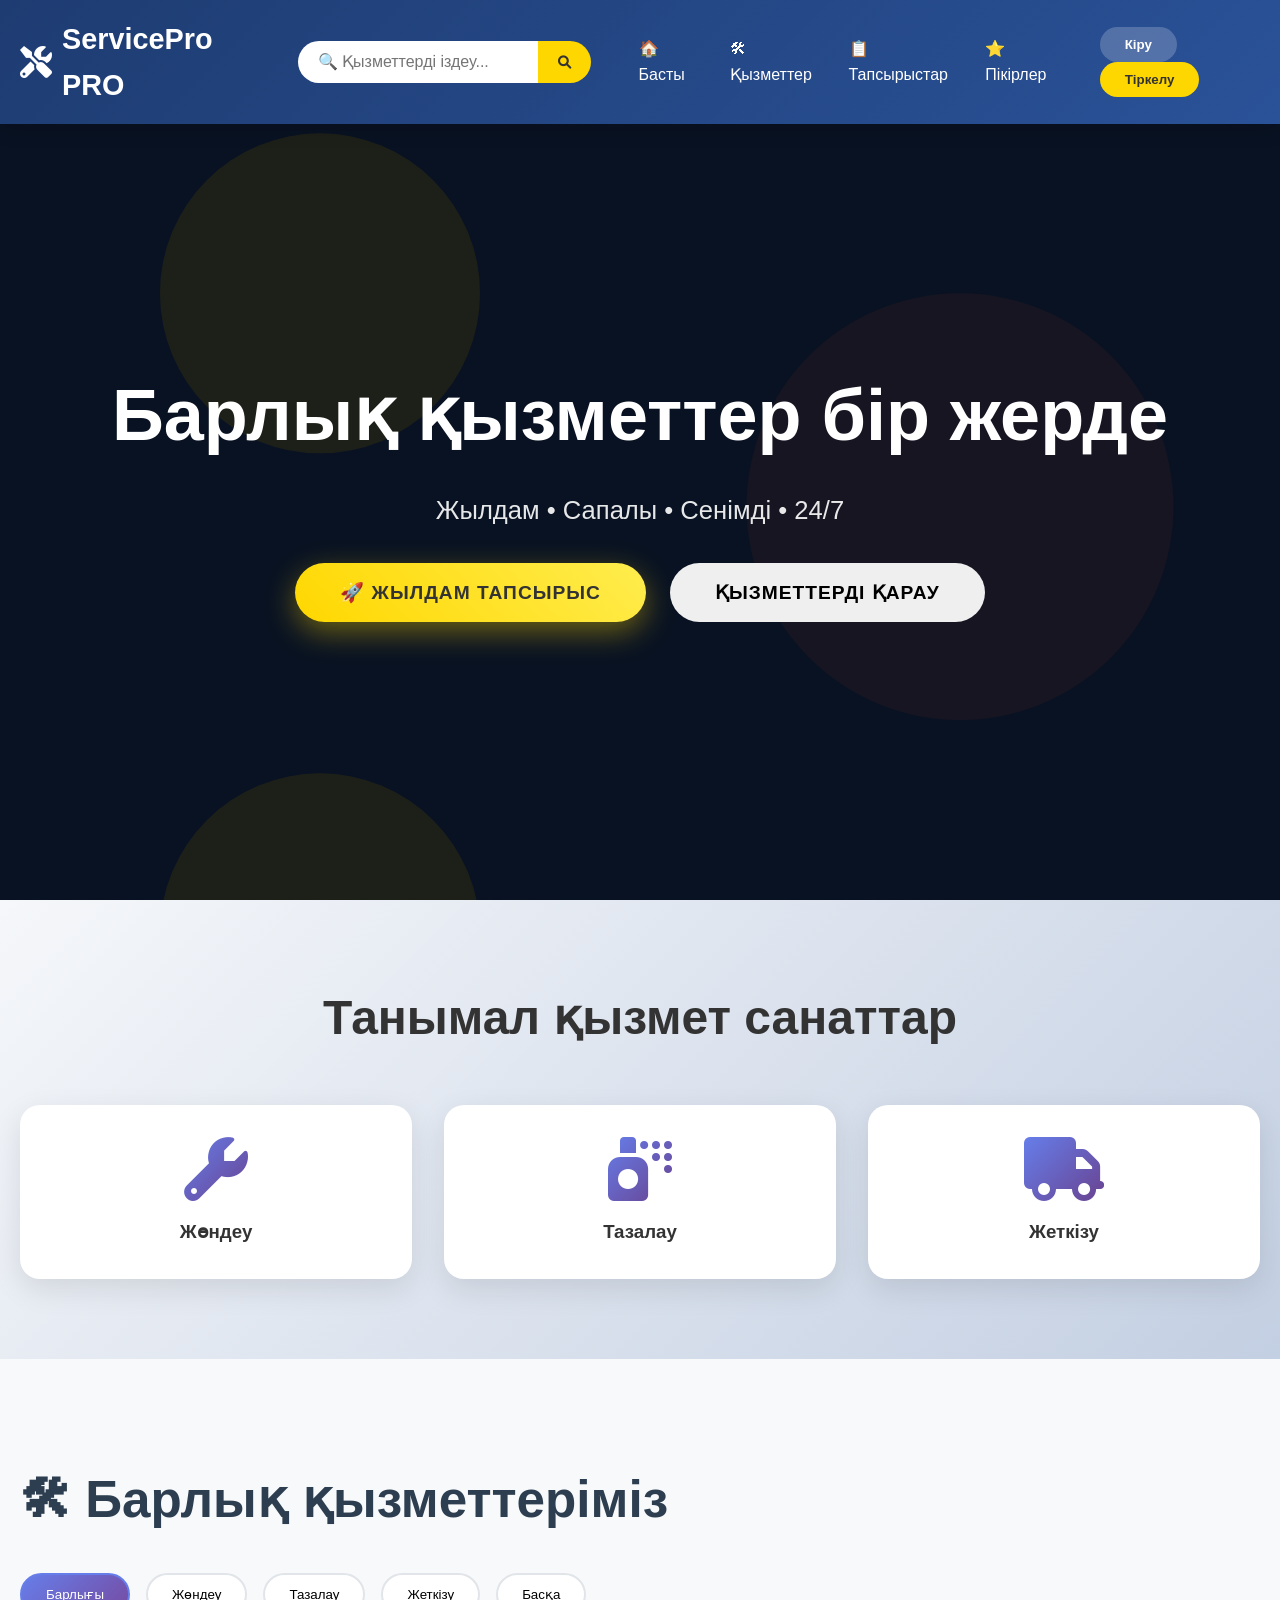
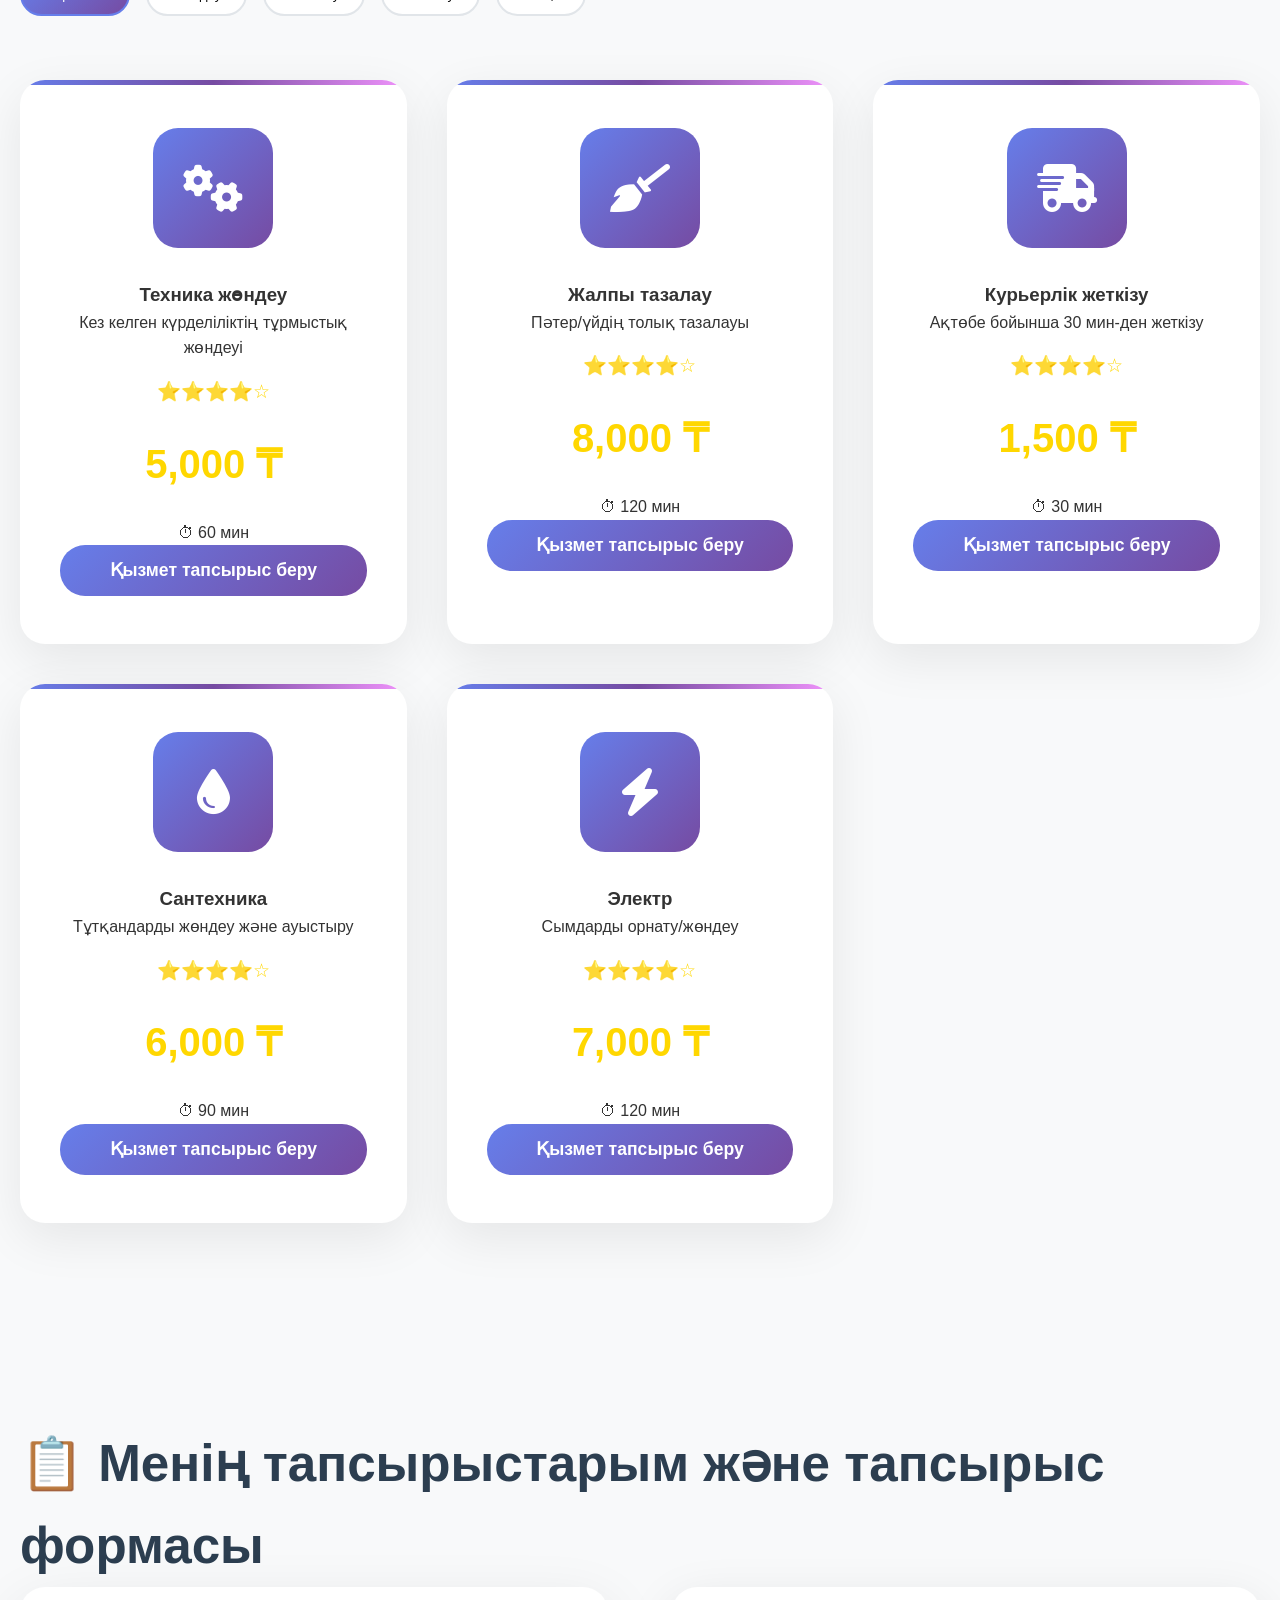
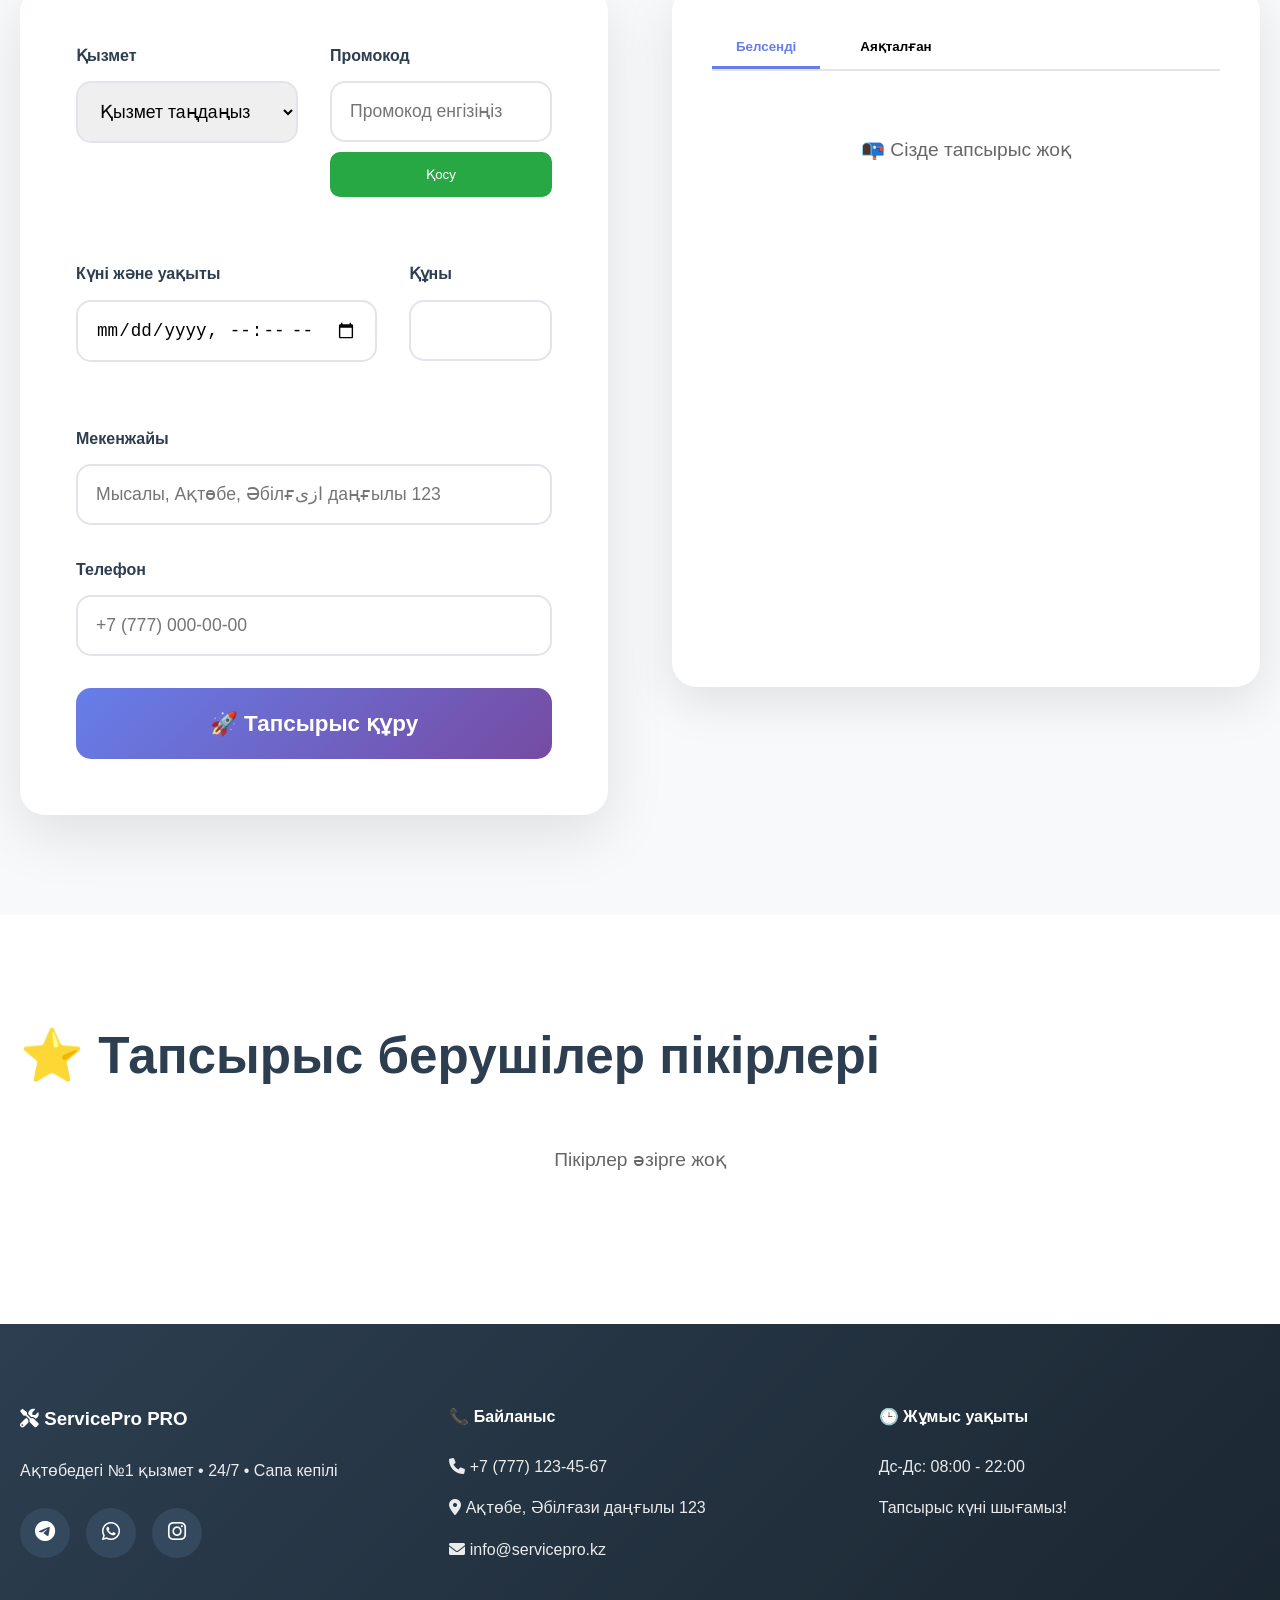
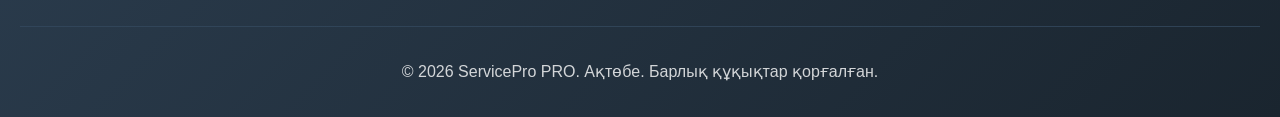
<file: index.html>
<!DOCTYPE html>
<html lang="kk">
<head>
    <meta charset="UTF-8">
    <meta name="viewport" content="width=device-width, initial-scale=1.0">
    <title>ServicePro PRO - Ақтөбе барлық қызметтері</title>
    <link rel="stylesheet" href="css/style.css">
    <link href="https://cdnjs.cloudflare.com/ajax/libs/font-awesome/6.0.0/css/all.min.css" rel="stylesheet">
</head>
<body>
    <!-- Header с поиском -->
    <header class="header">
        <nav class="navbar">
            <div class="nav-container">
                <div class="logo">
                    <i class="fas fa-tools"></i>
                    <span>ServicePro PRO</span>
                </div>
                <div class="search-bar">
                    <input type="text" id="searchInput" placeholder="🔍 Қызметтерді іздеу...">
                    <button id="searchBtn"><i class="fas fa-search"></i></button>
                </div>
                <ul class="nav-menu">
                    <li><a href="#home" class="nav-link">🏠 Басты</a></li>
                    <li><a href="#services" class="nav-link">🛠 Қызметтер</a></li>
                    <li><a href="#orders" class="nav-link">📋 Тапсырыстар</a></li>
                    <li><a href="#reviews" class="nav-link">⭐ Пікірлер</a></li>
                    <li class="auth-menu">
                        <button id="loginBtn" class="auth-btn login-btn">Кіру</button>
                        <button id="registerBtn" class="auth-btn register-btn">Тіркелу</button>
                    </li>
                </ul>
                <div class="hamburger">
                    <span></span><span></span><span></span>
                </div>
            </div>
        </nav>
        <!-- Notification -->
        <div id="notification" class="notification"></div>
    </header>

    <!-- Hero с слайдером -->
    <section id="home" class="hero">
        <div class="hero-slider">
            <div class="slide active">
                <div class="hero-content">
                    <h1>Барлық қызметтер бір жерде</h1>
                    <p>Жылдам • Сапалы • Сенімді • 24/7</p>
                    <div class="hero-buttons">
                        <button class="cta-btn primary" onclick="app.quickOrder()">
                            🚀 Жылдам тапсырыс
                        </button>
                        <button class="cta-btn secondary" onclick="document.getElementById('services').scrollIntoView({behavior: 'smooth'})">
                            Қызметтерді қарау
                        </button>
                    </div>
                </div>
            </div>
            <div class="slide">
                <div class="hero-content">
                    <h1>Жаңа клиенттерге 20% жеңілдік!</h1>
                    <p>Бүгін ғана - бірінші қызмет тегін жеңілдікпен</p>
                    <div class="hero-buttons">
                        <button class="cta-btn primary discount-btn" onclick="app.showDiscountInfo()">🎁 Жеңілдік алу</button>
                    </div>
                </div>
            </div>
        </div>
        <div class="hero-stats">
            <div class="stat-item">
                <h3 id="totalOrders">5000+</h3>
                <p>Орындалған тапсырыстар</p>
            </div>
            <div class="stat-item">
                <h3 id="totalMasters">250+</h3>
                <p>Мамандар</p>
            </div>
            <div class="stat-item">
                <h3>4.9</h3>
                <p>⭐ Рейтинг</p>
            </div>
        </div>
    </section>

    <!-- Быстрые категории -->
    <section class="categories">
        <div class="container">
            <h2>Танымал қызмет санаттар</h2>
            <div class="categories-grid" id="categoriesGrid">
                <!-- Категории -->
            </div>
        </div>
    </section>

    <!-- Services -->
    <section id="services" class="services">
        <div class="container">
            <div class="section-header">
                <h2 class="section-title">🛠 Барлық қызметтеріміз</h2>
                <div class="filters">
                    <button class="filter-btn active" data-filter="all">Барлығы</button>
                    <button class="filter-btn" data-filter="repair">Жөндеу</button>
                    <button class="filter-btn" data-filter="cleaning">Тазалау</button>
                    <button class="filter-btn" data-filter="delivery">Жеткізу</button>
                    <button class="filter-btn" data-filter="other">Басқа</button>
                </div>
            </div>
            <div class="services-grid" id="servicesGrid"></div>
            <div class="admin-panel" id="adminPanel" style="display: none;">
                <h3>🔧 Админ панелі</h3>
                <div class="admin-tabs">
                    <button class="admin-tab active" data-tab="services">Қызметтер</button>
                    <button class="admin-tab" data-tab="orders">Тапсырыстар</button>
                    <button class="admin-tab" data-tab="promocodes">Промокодтар</button>
                </div>
                <!-- Services Tab -->
                <div id="servicesTab" class="admin-tab-content">
                    <form id="addServiceForm" class="service-form">
                        <select id="serviceCategory" required>
                            <option value="">Санат таңдаңыз</option>
                            <option value="repair">Жөндеу</option>
                            <option value="cleaning">Тазалау</option>
                            <option value="delivery">Жеткізу</option>
                            <option value="other">Басқа</option>
                        </select>
                        <input type="text" id="serviceTitle" placeholder="Қызмет атауы" required>
                        <textarea id="serviceDesc" placeholder="Қызмет сипаттамасы" required></textarea>
                        <input type="number" id="servicePrice" placeholder="Бағасы (₸)" step="0.01" required>
                        <input type="number" id="serviceDuration" placeholder="Ұзақтығы (мин)">
                        <input type="file" id="serviceImage" accept="image/*">
                        <button type="submit">➕ Қызмет қосу</button>
                    </form>
                </div>
                <!-- Orders Tab -->
                <div id="ordersTab" class="admin-tab-content" style="display: none;">
                    <div id="allOrdersList"></div>
                </div>
                <!-- Promocodes Tab -->
                <div id="promocodesTab" class="admin-tab-content" style="display: none;">
                    <form id="addPromoForm">
                        <input type="text" id="promoCode" placeholder="Промокод" required>
                        <input type="number" id="promoDiscount" placeholder="Жеңілдік %" required>
                        <input type="date" id="promoExpiry" required>
                        <button type="submit">➕ Промокод құру</button>
                    </form>
                    <div id="promoList"></div>
                </div>
            </div>
        </div>
    </section>

    <!-- Orders -->
    <section id="orders" class="orders">
        <div class="container">
            <h2 class="section-title">📋 Менің тапсырыстарым және тапсырыс формасы</h2>
            <div class="orders-container">
                <div class="order-form-container">
                    <form id="orderForm" class="order-form">
                        <div class="form-row">
                            <div class="form-group">
                                <label>Қызмет</label>
                                <select id="serviceSelect" required></select>
                            </div>
                            <div class="form-group">
                                <label>Промокод</label>
                                <input type="text" id="promoCodeInput" placeholder="Промокод енгізіңіз">
                                <button type="button" id="applyPromo">Қосу</button>
                            </div>
                        </div>
                        <div class="form-row">
                            <div class="form-group">
                                <label>Күні және уақыты <span id="serviceDurationInfo"></span></label>
                                <input type="datetime-local" id="orderDate" required>
                            </div>
                            <div class="form-group">
                                <label>Құны</label>
                                <input type="text" id="orderPrice" readonly>
                            </div>
                        </div>
                        <div class="form-group">
                            <label>Мекенжайы</label>
                            <input type="text" id="orderAddress" placeholder="Мысалы, Ақтөбе, Әбілғازی даңғылы 123" required>
                        </div>
                        <div class="form-group">
                            <label>Телефон</label>
                            <input type="tel" id="orderPhone" placeholder="+7 (777) 000-00-00" required>
                        </div>
                        <button type="submit" class="submit-order-btn">🚀 Тапсырыс құру</button>
                    </form>
                </div>
                <div class="orders-list-container">
                    <div class="orders-tabs">
                        <button class="orders-tab active" data-tab="active">Белсенді</button>
                        <button class="orders-tab" data-tab="completed">Аяқталған</button>
                    </div>
                    <div id="ordersList"></div>
                </div>
            </div>
        </div>
    </section>

    <!-- Reviews -->
    <section id="reviews" class="reviews">
        <div class="container">
            <h2 class="section-title">⭐ Тапсырыс берушілер пікірлері</h2>
            <div class="reviews-container" id="reviewsContainer"></div>
            <form id="reviewForm" class="review-form" style="display: none;">
                <h3>Пікір қалдыру</h3>
                <div class="stars" id="ratingStars">
                    <i class="far fa-star" data-rating="1"></i>
                    <i class="far fa-star" data-rating="2"></i>
                    <i class="far fa-star" data-rating="3"></i>
                    <i class="far fa-star" data-rating="4"></i>
                    <i class="far fa-star" data-rating="5"></i>
                </div>
                <textarea id="reviewText" placeholder="Пікіріңізді жазыңыз..."></textarea>
                <button type="submit">Пікір жіберу</button>
            </form>
        </div>
    </section>

    <!-- Auth Modal -->
    <div id="authModal" class="modal">
        <div class="modal-content">
            <span class="close">&times;</span>
            <div id="loginFormContainer">
                <h2>🔐 Кіру</h2>
                <form id="loginForm">
                    <input type="email" id="loginEmail" placeholder="Email" required>
                    <input type="password" id="loginPassword" placeholder="Құпиясөз" required>
                    <button type="submit">Кіру</button>
                </form>
                <p>Есеп жоқ па? <a href="#" id="showRegister">Тіркелу</a></p>
            </div>
            <div id="registerFormContainer" style="display: none;">
                <h2>📝 Тіркелу</h2>
                <form id="registerForm">
                    <input type="text" id="regName" placeholder="Аты-жөні" required>
                    <input type="email" id="regEmail" placeholder="Email" required>
                    <input type="tel" id="regPhone" placeholder="Телефон" required>
                    <input type="password" id="regPassword" placeholder="Құпиясөз (мин 6 таңба)" required>
                    <button type="submit">Тіркелу</button>
                </form>
                <p>Есеп бар ма? <a href="#" id="showLogin">Кіру</a></p>
            </div>
        </div>
    </div>

    <!-- Success Modal -->
    <div id="successModal" class="modal success-modal">
        <div class="modal-content">
            <i class="fas fa-check-circle"></i>
            <h3>Сәтті!</h3>
            <p id="successMessage"></p>
            <button id="closeSuccess">Тамаша</button>
        </div>
    </div>

    <!-- Footer -->
    <footer class="footer">
        <div class="container">
            <div class="footer-content">
                <div class="footer-section">
                    <h3><i class="fas fa-tools"></i> ServicePro PRO</h3>
                    <p>Ақтөбедегі №1 қызмет • 24/7 • Сапа кепілі</p>
                    <div class="social-links">
                        <a href="#"><i class="fab fa-telegram"></i></a>
                        <a href="#"><i class="fab fa-whatsapp"></i></a>
                        <a href="#"><i class="fab fa-instagram"></i></a>
                    </div>
                </div>
                <div class="footer-section">
                    <h4>📞 Байланыс</h4>
                    <p><i class="fas fa-phone"></i> +7 (777) 123-45-67</p>
                    <p><i class="fas fa-map-marker-alt"></i> Ақтөбе, Әбілғази даңғылы 123</p>
                    <p><i class="fas fa-envelope"></i> info@servicepro.kz</p>
                </div>
                <div class="footer-section">
                    <h4>🕒 Жұмыс уақыты</h4>
                    <p>Дс-Дс: 08:00 - 22:00</p>
                    <p>Тапсырыс күні шығамыз!</p>
                </div>
            </div>
            <div class="footer-bottom">
                <p>&copy; 2026 ServicePro PRO. Ақтөбе. Барлық құқықтар қорғалған.</p>
            </div>
        </div>
    </footer>

    <script src="js/script.js"></script>
</body>
</html>
</file>
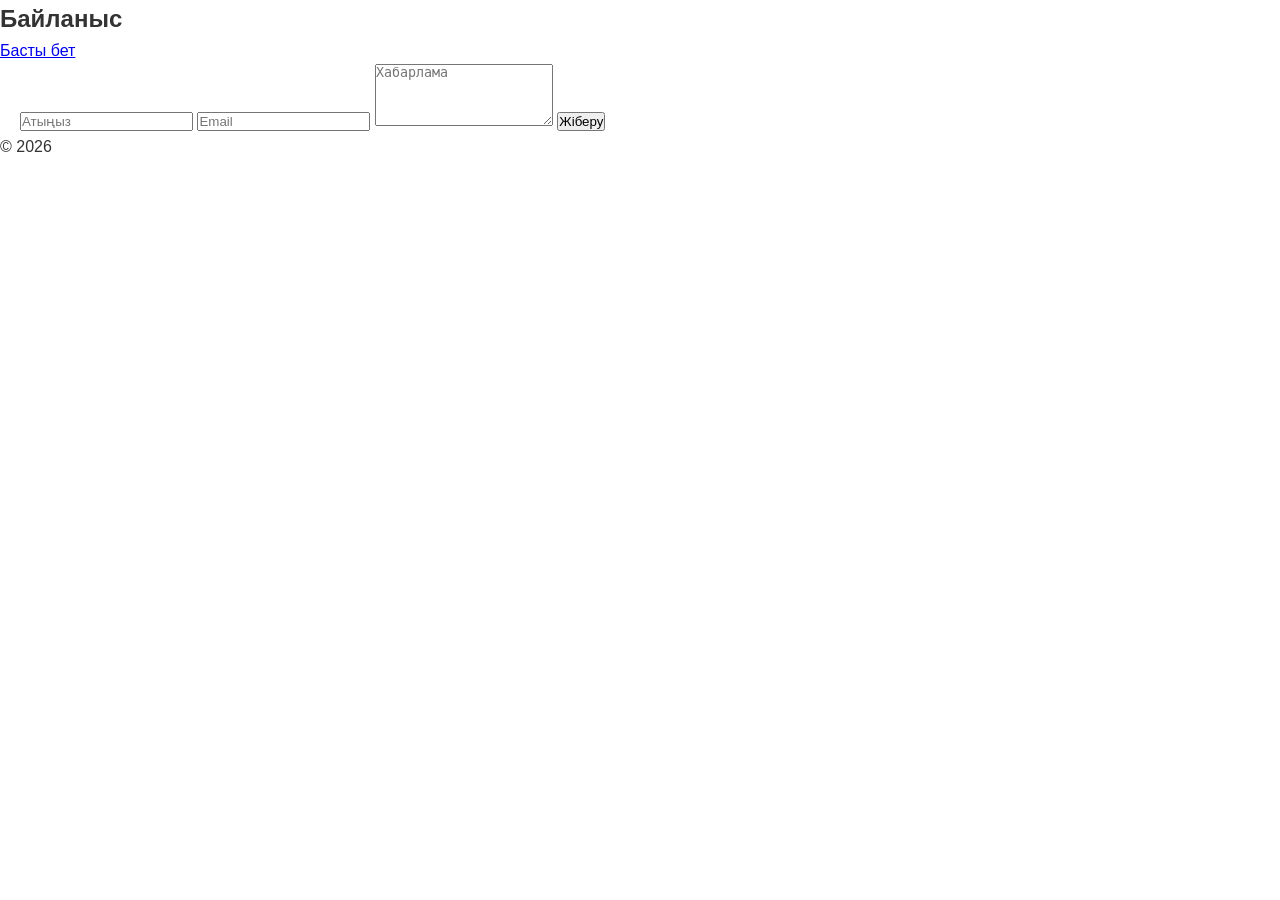
<file: contact.html>
<!DOCTYPE html>
<html lang="kk">
<head>
    <meta charset="UTF-8">
    <title>Байланыс</title>
    <link rel="stylesheet" href="css/style.css">
</head>
<body>

<header>
    <h2>Байланыс</h2>
    <nav>
        <a href="index.html">Басты бет</a>
    </nav>
</header>

<section class="container">
    <div class="card show">
        <form>
            <input type="text" placeholder="Атыңыз">
            <input type="email" placeholder="Email">
            <textarea rows="4" placeholder="Хабарлама"></textarea>
            <button>Жіберу</button>
        </form>
    </div>
</section>

<footer>© 2026</footer>
</body>
</html>
</file>
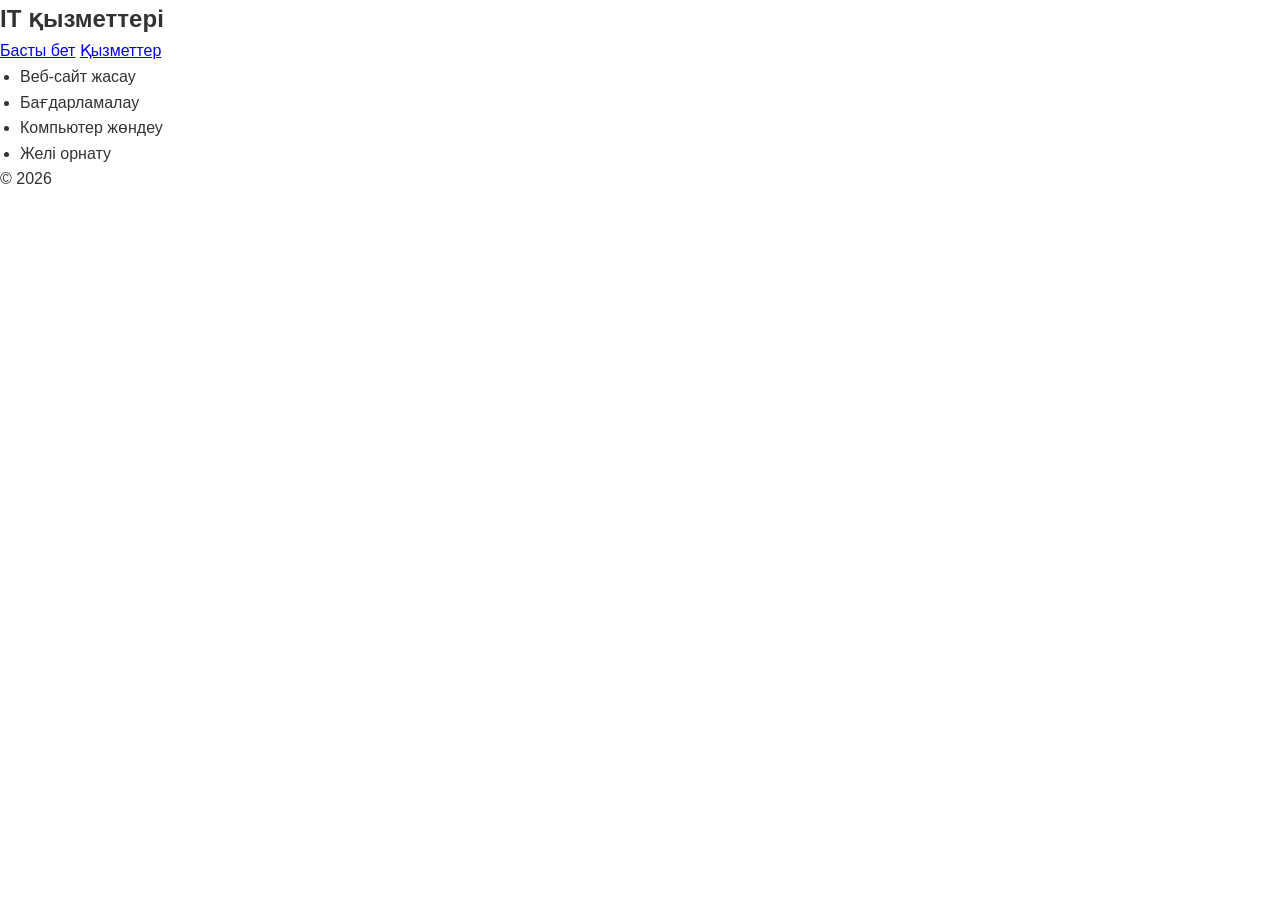
<file: education.html>
<!DOCTYPE html>
<html lang="kk">
<head>
    <meta charset="UTF-8">
    <title>IT қызметтері</title>
    <link rel="stylesheet" href="css/style.css">
</head>
<body>

<header>
    <h2>IT қызметтері</h2>
    <nav>
        <a href="index.html">Басты бет</a>
        <a href="services.html">Қызметтер</a>
    </nav>
</header>

<section class="container">
    <div class="card show">
        <ul>
            <li>Веб-сайт жасау</li>
            <li>Бағдарламалау</li>
            <li>Компьютер жөндеу</li>
            <li>Желі орнату</li>
        </ul>
    </div>
</section>

<footer>© 2026</footer>
</body>
</html>
</file>
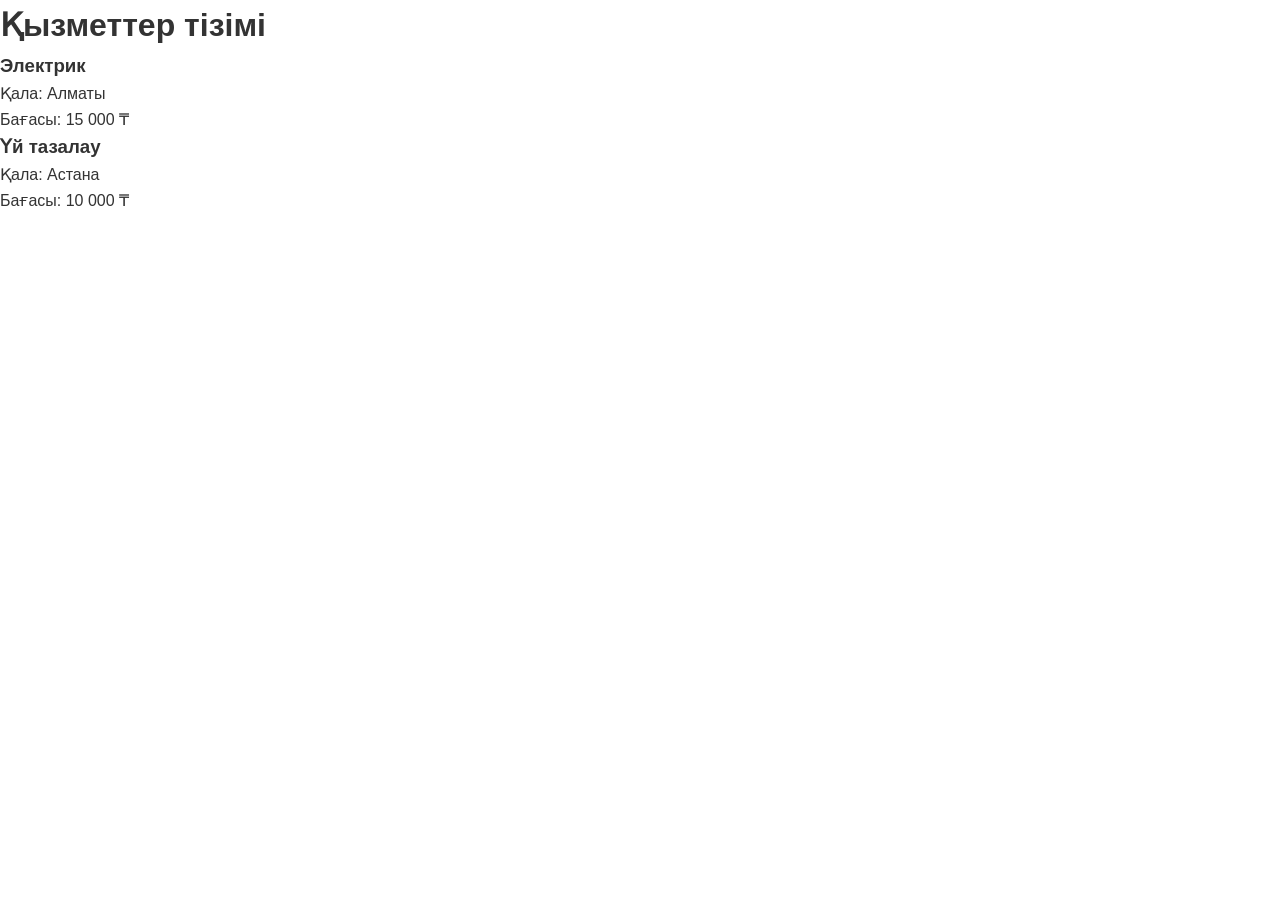
<file: services.html>
<!DOCTYPE html>
<html lang="kk">
<head>
    <meta charset="UTF-8">
    <title>Қызметтер</title>
    <link rel="stylesheet" href="css/style.css">
</head>
<body>

<header>
    <h1>Қызметтер тізімі</h1>
</header>

<div class="service-list">
    <div class="service-item">
        <h3>Электрик</h3>
        <p>Қала: Алматы</p>
        <p>Бағасы: 15 000 ₸</p>
    </div>

    <div class="service-item">
        <h3>Үй тазалау</h3>
        <p>Қала: Астана</p>
        <p>Бағасы: 10 000 ₸</p>
    </div>
</div>

</body>
</html>
</file>
<file: css/style.css>
/* ========================================
   ServicePro PRO - Қазақша нұсқасы
======================================== */

/* Базовые стили */
* {
    margin: 0;
    padding: 0;
    box-sizing: border-box;
}

body {
    font-family: 'Segoe UI', Tahoma, Geneva, Verdana, sans-serif;
    line-height: 1.6;
    color: #333;
    overflow-x: hidden;
}

.container {
    max-width: 1300px;
    margin: 0 auto;
    padding: 0 20px;
}

/* Header */
.header {
    background: linear-gradient(135deg, #1e3c72 0%, #2a5298 100%);
    position: fixed;
    top: 0;
    width: 100%;
    z-index: 1000;
    box-shadow: 0 4px 20px rgba(0,0,0,0.15);
}

.navbar { padding: 1rem 0; }

.nav-container {
    max-width: 1300px;
    margin: 0 auto;
    padding: 0 20px;
    display: flex;
    justify-content: space-between;
    align-items: center;
    gap: 1rem;
}

.logo {
    display: flex;
    align-items: center;
    font-size: 1.8rem;
    font-weight: bold;
    color: #fff;
}

.logo i { margin-right: 10px; font-size: 2rem; }

.search-bar {
    display: flex;
    flex: 1;
    max-width: 400px;
    margin: 0 2rem;
}

.search-bar input {
    flex: 1;
    padding: 12px 20px;
    border: none;
    border-radius: 25px 0 0 25px;
    font-size: 1rem;
}

.search-bar button {
    padding: 12px 20px;
    border: none;
    background: #ffd700;
    border-radius: 0 25px 25px 0;
    cursor: pointer;
    color: #333;
}

.nav-menu {
    display: flex;
    list-style: none;
    gap: 2rem;
    align-items: center;
}

.nav-link {
    color: #fff;
    text-decoration: none;
    font-weight: 500;
    transition: all 0.3s;
}

.nav-link:hover { color: #ffd700; }

.auth-btn {
    padding: 10px 25px;
    border: none;
    border-radius: 25px;
    font-weight: 600;
    cursor: pointer;
    transition: all 0.3s;
    margin-left: 10px;
}

.login-btn { background: rgba(255,255,255,0.2); color: #fff; }
.register-btn { background: #ffd700; color: #333; }

.hamburger {
    display: none;
    flex-direction: column;
    cursor: pointer;
}

.hamburger span {
    width: 25px;
    height: 3px;
    background: #fff;
    margin: 3px 0;
    transition: 0.3s;
}

/* Notification */
@keyframes shake {
    0%, 100% { transform: translateX(0); }
    25% { transform: translateX(-5px); }
    75% { transform: translateX(5px); }
}

.notification {
    position: fixed;
    top: 80px;
    right: -400px;
    background: #28a745;
    color: white;
    padding: 15px 20px;
    border-radius: 10px;
    transition: right 0.3s;
    z-index: 1001;
    box-shadow: 0 5px 20px rgba(0,0,0,0.2);
}

.notification.show { right: 20px; }

/* Hero Slider */
.hero {
    height: 100vh;
    display: flex;
    flex-direction: column;
    justify-content: center;
    align-items: center;
    text-align: center;
    color: white;
    padding-top: 80px;
    position: relative;
    overflow: hidden;
}

.hero-slider {
    position: relative;
    width: 100%;
    height: 100%;
}

.slide {
    position: absolute;
    top: 0;
    left: 0;
    width: 100%;
    height: 100%;
    background: linear-gradient(rgba(0,0,0,0.7), rgba(0,0,0,0.7)),
                url('data:image/svg+xml,<svg xmlns="http://www.w3.org/2000/svg" viewBox="0 0 1200 600"><rect fill="%231e3c72" width="1200" height="600"/><circle fill="%23ffd700" opacity="0.3" cx="300" cy="200" r="150"/><circle fill="%23ff6b6b" opacity="0.2" cx="900" cy="400" r="200"/></svg>');
    display: flex;
    align-items: center;
    justify-content: center;
    opacity: 0;
    transition: opacity 1s;
}

.slide.active { opacity: 1; z-index: 2; }

.hero-content h1 {
    font-size: 4.5rem;
    margin-bottom: 1rem;
    animation: fadeInUp 1s ease;
}

.hero-content p {
    font-size: 1.6rem;
    margin-bottom: 2rem;
    opacity: 0.9;
}

.hero-buttons {
    display: flex;
    gap: 1.5rem;
    justify-content: center;
    flex-wrap: wrap;
}

.cta-btn {
    padding: 18px 45px;
    font-size: 1.2rem;
    border: none;
    border-radius: 50px;
    cursor: pointer;
    transition: all 0.4s;
    font-weight: 700;
    text-transform: uppercase;
    letter-spacing: 1px;
}

.primary {
    background: linear-gradient(45deg, #ffd700, #ffed4e);
    color: #333;
    box-shadow: 0 10px 30px rgba(255,215,0,0.4);
}

.primary:hover {
    transform: translateY(-5px);
    box-shadow: 0 20px 40px rgba(255,215,0,0.6);
}

.discount-btn {
    background: linear-gradient(45deg, #ff6b6b, #ff8e8e) !important;
    animation: pulse 2s infinite;
}

.hero-stats {
    position: absolute;
    bottom: 3rem;
    left: 50%;
    transform: translateX(-50%);
    display: flex;
    gap: 4rem;
}

.stat-item h3 { font-size: 2.8rem; color: #ffd700; }
.stat-item p { opacity: 0.9; font-size: 1.1rem; }

/* Categories */
.categories {
    padding: 80px 0;
    background: linear-gradient(135deg, #f5f7fa 0%, #c3cfe2 100%);
}

.categories h2 {
    text-align: center;
    font-size: 3rem;
    margin-bottom: 3rem;
}

.categories-grid {
    display: grid;
    grid-template-columns: repeat(auto-fit, minmax(200px, 1fr));
    gap: 2rem;
}

.category-card {
    background: white;
    padding: 2rem;
    border-radius: 20px;
    text-align: center;
    cursor: pointer;
    transition: all 0.4s;
    box-shadow: 0 10px 30px rgba(0,0,0,0.1);
}

.category-card:hover {
    transform: translateY(-10px);
    box-shadow: 0 20px 50px rgba(0,0,0,0.15);
}

.category-card i {
    font-size: 4rem;
    margin-bottom: 1rem;
    background: linear-gradient(135deg, #667eea, #694290);
    -webkit-background-clip: text;
    -webkit-text-fill-color: transparent;
}

/* Services */
.services { padding: 100px 0; background: #f8f9fa; }

.section-header {
    display: flex;
    justify-content: space-between;
    align-items: center;
    margin-bottom: 4rem;
    flex-wrap: wrap;
    gap: 2rem;
}

.section-title {
    font-size: 3.2rem;
    color: #2c3e50;
}

.filters {
    display: flex;
    gap: 1rem;
    flex-wrap: wrap;
}

.filter-btn {
    padding: 12px 24px;
    border: 2px solid #e1e5e9;
    background: white;
    border-radius: 25px;
    cursor: pointer;
    transition: all 0.3s;
    font-weight: 500;
}

.filter-btn.active,
.filter-btn:hover {
    background: linear-gradient(135deg, #667eea, #764ba2);
    color: white;
    border-color: #667eea;
}

.services-grid {
    display: grid;
    grid-template-columns: repeat(auto-fit, minmax(380px, 1fr));
    gap: 2.5rem;
}

.service-card {
    background: white;
    border-radius: 25px;
    padding: 3rem 2.5rem;
    text-align: center;
    box-shadow: 0 15px 50px rgba(0,0,0,0.08);
    transition: all 0.5s;
    position: relative;
    overflow: hidden;
}

.service-card::before {
    content: '';
    position: absolute;
    top: 0;
    left: 0;
    right: 0;
    height: 5px;
    background: linear-gradient(90deg, #667eea, #764ba2, #f093fb);
}

.service-card:hover {
    transform: translateY(-20px) scale(1.02);
    box-shadow: 0 30px 80px rgba(0,0,0,0.15);
}

.service-image {
    width: 120px;
    height: 120px;
    margin: 0 auto 2rem;
    border-radius: 25px;
    display: flex;
    align-items: center;
    justify-content: center;
    background: linear-gradient(135deg, #667eea, #764ba2);
    color: white;
    font-size: 3rem;
}

.service-price {
    font-size: 2.5rem;
    font-weight: bold;
    color: #ffd700;
    margin: 1.5rem 0;
}

.rating {
    display: flex;
    justify-content: center;
    gap: 0.2rem;
    margin: 1rem 0;
    color: #ffd700;
    font-size: 1.2rem;
}

.order-service-btn {
    background: linear-gradient(135deg, #667eea, #764ba2);
    color: white;
    border: none;
    padding: 15px 35px;
    border-radius: 25px;
    cursor: pointer;
    font-weight: 600;
    transition: all 0.3s;
    width: 100%;
    font-size: 1.1rem;
}

.order-service-btn:hover {
    transform: scale(1.05);
}

/* Admin Panel */
.admin-panel {
    margin-top: 4rem;
    padding: 3rem;
    background: linear-gradient(135deg, #667eea 0%, #764ba2 100%);
    border-radius: 25px;
    color: white;
}

.admin-tabs {
    display: flex;
    gap: 1rem;
    margin-bottom: 2rem;
}

.admin-tab {
    padding: 12px 24px;
    border: none;
    background: rgba(255,255,255,0.2);
    color: white;
    border-radius: 20px;
    cursor: pointer;
    transition: all 0.3s;
}

.admin-tab.active {
    background: rgba(255,255,255,0.9);
    color: #333;
}

.admin-tab-content {
    background: rgba(255,255,255,0.95);
    padding: 2rem;
    border-radius: 20px;
    color: #333;
}

.service-form {
    display: grid;
    grid-template-columns: 1fr 1fr;
    gap: 1.5rem;
}

.service-form textarea {
    grid-column: 1 / -1;
    height: 100px;
    padding: 15px;
    border: 2px solid #e1e5e9;
    border-radius: 12px;
    resize: vertical;
}

.service-form input,
.service-form select {
    padding: 15px;
    border: 2px solid #e1e5e9;
    border-radius: 12px;
    font-size: 1rem;
}

.service-form input:focus,
.service-form select:focus {
    outline: none;
    border-color: #667eea;
}

/* Orders */
.orders { padding: 100px 0; background: #f8f9fa; }

.orders-container {
    display: grid;
    grid-template-columns: 1fr 1fr;
    gap: 4rem;
}

.order-form {
    background: white;
    padding: 3.5rem;
    border-radius: 25px;
    box-shadow: 0 20px 60px rgba(0,0,0,0.1);
}

.form-row {
    display: grid;
    grid-template-columns: 1fr 1fr;
    gap: 2rem;
    margin-bottom: 2rem;
}

.form-group {
    margin-bottom: 2rem;
}

.form-group label {
    display: block;
    margin-bottom: 0.8rem;
    font-weight: 700;
    color: #2c3e50;
}

.form-group input,
.form-group select {
    width: 100%;
    padding: 18px;
    border: 2px solid #e1e5e9;
    border-radius: 15px;
    font-size: 1.1rem;
    transition: all 0.3s;
}

#applyPromo {
    padding: 15px 25px;
    background: #28a745;
    color: white;
    border: none;
    border-radius: 10px;
    cursor: pointer;
    margin-top: 10px;
    width: 100%;
}

.submit-order-btn {
    width: 100%;
    background: linear-gradient(135deg, #667eea, #764ba2);
    color: white;
    border: none;
    padding: 22px;
    font-size: 1.4rem;
    border-radius: 15px;
    cursor: pointer;
    font-weight: 700;
    transition: all 0.4s;
}

.submit-order-btn:hover {
    transform: translateY(-3px);
    box-shadow: 0 15px 40px rgba(102,126,234,0.4);
}

.orders-list-container {
    background: white;
    border-radius: 25px;
    padding: 2.5rem;
    max-height: 700px;
    overflow-y: auto;
    box-shadow: 0 15px 50px rgba(0,0,0,0.1);
}

.orders-tabs {
    display: flex;
    gap: 1rem;
    margin-bottom: 2rem;
    border-bottom: 2px solid #e1e5e9;
}

.orders-tab {
    padding: 12px 24px;
    border: none;
    background: none;
    cursor: pointer;
    font-weight: 600;
    transition: all 0.3s;
    border-bottom: 3px solid transparent;
}

.orders-tab.active {
    color: #667eea;
    border-bottom-color: #667eea;
}

.order-item {
    padding: 2rem;
    margin-bottom: 1.5rem;
    border-radius: 20px;
    box-shadow: 0 10px 30px rgba(0,0,0,0.08);
    border-left: 5px solid #667eea;
    transition: all 0.3s;
}

.order-item:hover {
    transform: translateX(10px);
    box-shadow: 0 15px 40px rgba(0,0,0,0.12);
}

.status-new { border-left-color: #28a745 !important; }
.status-progress { border-left-color: #ffc107 !important; }
.status-completed { border-left-color: #17a2b8 !important; }

.status-badge {
    padding: 5px 12px;
    border-radius: 20px;
    font-weight: bold;
    font-size: 0.9rem;
}

.status-new .status-badge { background: #d4edda; color: #155724; }
.status-progress .status-badge { background: #fff3cd; color: #856404; }
.status-completed .status-badge { background: #d1ecf1; color: #0c5460; }

/* Reviews */
.reviews { padding: 100px 0; background: white; }

.reviews-container {
    display: grid;
    grid-template-columns: repeat(auto-fit, minmax(400px, 1fr));
    gap: 2rem;
}

.review-card {
    background: #f8f9fa;
    padding: 2.5rem;
    border-radius: 20px;
    box-shadow: 0 10px 40px rgba(0,0,0,0.08);
}

.review-stars {
    color: #ffd700;
    margin-bottom: 1rem;
    font-size: 1.5rem;
}

.review-author {
    font-weight: bold;
    color: #2c3e50;
    margin-bottom: 0.5rem;
}

.review-form {
    background: white;
    padding: 3rem;
    border-radius: 25px;
    box-shadow: 0 15px 50px rgba(0,0,0,0.1);
    margin-top: 3rem;
    max-width: 600px;
    margin-left: auto;
    margin-right: auto;
}

#ratingStars {
    display: flex;
    gap: 0.5rem;
    margin-bottom: 1.5rem;
    justify-content: center;
}

#ratingStars i {
    font-size: 2rem;
    cursor: pointer;
    color: #ddd;
    transition: color 0.3s;
}

#ratingStars i.active,
#ratingStars i:hover {
    color: #ffd700;
}

/* Modal */
.modal {
    display: none;
    position: fixed;
    z-index: 2000;
    left: 0;
    top: 0;
    width: 100%;
    height: 100%;
    background: rgba(0,0,0,0.5);
    backdrop-filter: blur(5px);
}

.modal-content {
    background: white;
    margin: 10% auto;
    padding: 3rem;
    width: 90%;
    max-width: 450px;
    border-radius: 25px;
    position: relative;
    animation: modalSlideIn 0.4s ease;
}

.close {
    position: absolute;
    right: 20px;
    top: 20px;
    font-size: 2.5rem;
    cursor: pointer;
    color: #999;
    transition: color 0.3s;
}

.close:hover { color: #333; }

.modal form {
    display: flex;
    flex-direction: column;
    gap: 1.5rem;
}

.modal input {
    padding: 18px;
    border: 2px solid #e1e5e9;
    border-radius: 15px;
    font-size: 1.1rem;
}

.modal button {
    padding: 18px;
    background: linear-gradient(135deg, #667eea, #764ba2);
    color: white;
    border: none;
    border-radius: 15px;
    font-size: 1.2rem;
    cursor: pointer;
    transition: all 0.3s;
    font-weight: 600;
}

.success-modal {
    text-align: center;
}

.success-modal i {
    font-size: 5rem;
    color: #28a745;
    margin-bottom: 1.5rem;
}

/* Footer */
.footer {
    background: linear-gradient(135deg, #2c3e50 0%, #1a252f 100%);
    color: white;
    padding: 5rem 0 2rem;
}

.footer-content {
    display: grid;
    grid-template-columns: repeat(auto-fit, minmax(300px, 1fr));
    gap: 3rem;
    margin-bottom: 3rem;
}

.footer-section h3,
.footer-section h4 {
    margin-bottom: 1.5rem;
}

.footer-section p {
    margin-bottom: 1rem;
    opacity: 0.9;
}

.social-links {
    display: flex;
    gap: 1rem;
    margin-top: 1.5rem;
}

.social-links a {
    display: inline-flex;
    align-items: center;
    justify-content: center;
    width: 50px;
    height: 50px;
    background: #34495e;
    border-radius: 50%;
    transition: all 0.3s;
    color: white;
    text-decoration: none;
    font-size: 1.3rem;
}

.social-links a:hover {
    background: #3498db;
    transform: translateY(-5px);
}

.footer-bottom {
    text-align: center;
    padding-top: 2rem;
    border-top: 1px solid #34495e;
    opacity: 0.8;
}

/* Animations */
@keyframes fadeInUp {
    from { opacity: 0; transform: translateY(40px); }
    to { opacity: 1; transform: translateY(0); }
}

@keyframes pulse {
    0%, 100% { transform: scale(1); }
    50% { transform: scale(1.05); }
}

@keyframes modalSlideIn {
    from {
        opacity: 0;
        transform: translateY(-50px) scale(0.9);
    }
    to {
        opacity: 1;
        transform: translateY(0) scale(1);
    }
}

/* Responsive */
@media (max-width: 768px) {
    .nav-container {
        flex-direction: column;
        gap: 1rem;
    }
    
    .nav-menu {
        position: fixed;
        left: -100%;
        top: 90px;
        flex-direction: column;
        background: rgba(30,60,114,0.98);
        width: 100%;
        padding: 2rem 0;
        transition: left 0.3s;
    }
    
    .nav-menu.active { left: 0; }
    
    .hamburger { display: flex; }
    
    .hero-content h1 { font-size: 2.8rem; }
    .orders-container,
    .form-row { grid-template-columns: 1fr; }
    
    .services-grid { grid-template-columns: 1fr; }
    .section-header { flex-direction: column; text-align: center; }
    
    .hero-buttons { flex-direction: column; align-items: center; }
    .hero-stats { flex-direction: column; gap: 1.5rem; }
}

/* Scrollbar */
::-webkit-scrollbar {
    width: 8px;
}

::-webkit-scrollbar-track {
    background: #f1f1f1;
}

::-webkit-scrollbar-thumb {
    background: linear-gradient(135deg, #667eea, #764ba2);
    border-radius: 4px;
}

::-webkit-scrollbar-thumb:hover {
    background: linear-gradient(135deg, #5a6fd8, #6a4190);
}
</file>
